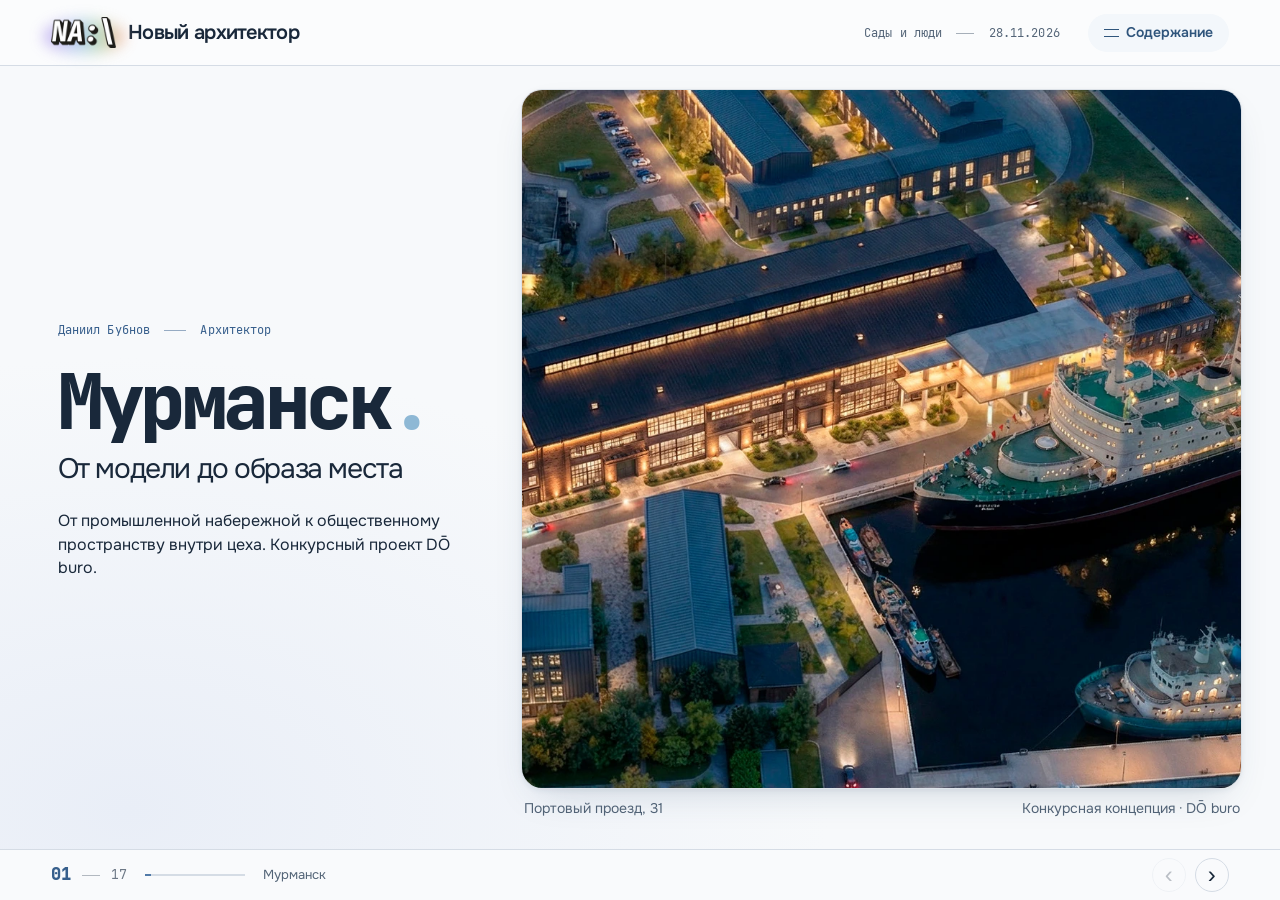
<file: index.html>
<!doctype html>
<html lang="ru"><head>
<meta charset="utf-8"><meta name="viewport" content="width=device-width,initial-scale=1"><meta name="theme-color" content="#fafbfc">
<title>Мурманск. От модели до образа места | Новый архитектор</title>
<meta name="description" content="Даниил Бубнов разбирает конкурсные концепции DŌ buro для Мурманска и показывает, как читать рельеф в QGIS. Практикум «Нового архитектора».">
<link rel="icon" href="brand/na.png"><link rel="stylesheet" href="style.css?v=5"><script defer src="interiors/manifest.js?v=5"></script><script defer src="workshop.js?v=5"></script><html><head><link rel="stylesheet" href="model/viewer.css?v=5"></head></html><html><head><link rel="stylesheet" href="practice.css?v=5"></head></html><html><head><script defer src="practice.js?v=5"></script></head></html><html><head><script defer src="model/mesh.js?v=5"></script></head></html><html><head><script defer src="model/viewer.js?v=5"></script></head></html></head>
<body>
<header class="top"><a class="brand" href="#start" aria-label="Новый архитектор. Начало"><span class="tile"><img src="brand/na.png" alt=""></span><span>Новый архитектор</span></a><span class="event">Сады и люди <i></i> 28.11.2026</span><button class="contents" id="openMenu" aria-haspopup="dialog" aria-label="Открыть содержание"><em></em><em></em> <span>Содержание</span></button></header>
<main id="deck">
<section class="slide cover on" id="start">
<div class="intro"><div class="context">Даниил Бубнов <i></i> Архитектор</div><h1>Мурманск<span class="blue">.</span></h1><p class="subtitle">От модели до образа места</p><p class="bodyText">От промышленной набережной к общественному пространству внутри цеха. Конкурсный проект DŌ buro.</p></div>
<figure class="leadArt"><button class="zoomTarget" data-image="case/evening.webp" data-caption="Портовый проезд. Вечерняя визуализация конкурсной концепции. DŌ buro"><img src="case/evening.webp" alt="Вечерний вид на проект у портового причала в Мурманске"></button><figcaption>Портовый проезд, 31 <span>Конкурсная концепция · DŌ buro</span></figcaption></figure>
</section>
<section class="slide" id="site"><div class="split"><div class="copy"><div class="context">Портовый проезд <i></i> Мурманск</div><h2>Город со стороны воды</h2><p class="lead">Мурманск даёт России выход в Арктику через глубоководный незамерзающий порт. На этом берегу рядом живут портовая работа и городская память.</p></div><figure class="sitephoto"><button class="zoomTarget" data-image="case/satellite.webp" data-caption="Исходный вид сверху. Портовый проезд"><img src="case/satellite.webp" alt="Портовый проезд, цех и прилегающий берег сверху"></button><figcaption>Исходный снимок <span>Найдите цех и линию причала</span></figcaption></figure></div></section>
<section id="reading" class="slide">
<div class="split"><div class="copy"><div class="context">Анализ территории <i></i> Конкурсный проект</div>
<h2>Берег, цех, город</h2><p class="lead" id="readingLead">На схеме природный участок выделен внутри промышленной набережной. Проследите переход от городской застройки к воде.</p></div>
<figure class="studio atlas"><div class="windowTop"><b>Портовый проезд</b><span>Конкурсные схемы</span></div>
<div class="atlasView"><button class="zoomTarget" id="atlasZoom" data-image="case/site-diagram.webp" data-caption="Градиент от природы к индустриальному берегу · DŌ buro">
<img src="case/site-diagram.webp" id="atlasImage" alt="Концептуальная схема участка между городской застройкой и берегом"></button></div><div class="tabRail" id="atlasTabs"><button type="button" data-key="scheme" aria-pressed="true">Идея генплана</button><button type="button" data-key="axon" aria-pressed="false">Цех на участке</button></div></figure></div></section><section class="slide" id="frame"><div class="split"><div class="copy"><div class="context">Конкурсная работа <i></i> Процесс</div><h2>Два исходника,<br> один вид</h2><p class="lead">Модель задаёт ракурс и геометрию цеха. Снимок сверху помогает восстановить берег, пути и соседние здания.</p></div><div class="studio"><div class="windowTop"><span class="dots">● ● ●</span><b id="frameName">Revit</b><span>Конкурсный ракурс</span></div><div class="studioCanvas"><button class="zoomTarget" id="frameZoom" data-image="case/model.webp" data-caption="Модель территории"><img id="framePic" src="case/model.webp" alt="Модель территории"></button></div><div class="tabRail" id="frames"><button aria-pressed="true">Модель</button><button aria-pressed="false">Снимок</button><button aria-pressed="false">Визуализация</button></div></div></div></section>
<section class="slide" id="format"><div class="split">
    <div class="copy"><div class="context">Работа с изображением <i></i> Формат</div><h2>Где кончается кадр?</h2><p class="lead">Переключите рамку на квадрат. Какие ориентиры у причала останутся за краем?</p></div>
    <figure class="cropCard"><div class="windowTop"><b>Границы изображения</b><span id="cropLabel">Исходная панорама</span></div>
    <div class="cropStage"><img src="case/evening.webp" alt="Панорамный вид территории завода и причала"><span class="cropMask"></span></div>
    <div class="tabRail" id="formats"><button aria-pressed="true" data-format="wide">Панорама</button><button aria-pressed="false" data-format="square">Квадрат 1:1</button></div></figure></div></section><section class="slide" id="compare"><div class="split"><div class="copy"><div class="context">Практика <i></i> Сравнение</div><h2>Что изменилось<br> у причала?</h2><p class="lead">Перед вами две версии одного ракурса. Сдвиньте границу и сравните левый торец цеха, правый фасад и суда.</p><details><summary>Посмотреть подсказку</summary><p>Ищите белый купол у левого торца и судно у причала справа.</p></details></div>
<figure class="compareFig"><div class="ba" style="--cut:50%"><img src="case/concept-b.webp" alt="Вариант Б"><img class="mask" src="case/concept-a.webp" alt="Вариант А"><div class="divider"><b>‹ ›</b></div><span class="tag left">А</span><span class="tag right">Б</span><input id="cut" type="range" min="0" max="100" value="50" aria-label="Сдвинуть границу между вариантами"></div><figcaption>Сравнение в одном ракурсе <button class="textbtn" id="largeCompare">Увеличить пару</button></figcaption></figure></div></section>
<section class="slide terrainSlide" id="relief"><div class="terrainHead"><div><div class="context">Новый разбор <i></i> QGIS</div><h2>От озера к склону</h2></div><p>Семёновское озеро, Мурманск. Выберите точки А и Б, измерьте перепад и посмотрите поверхность в объёме.</p></div><iframe title="QGIS. Семёновское озеро в Мурманске" src="terrain.html?v=4"></iframe><div class="terrainLinks"><a target="_blank" rel="noopener" href="terrain.html">Открыть на весь экран</a> · <a href="terrain/murmansk-lake.zip" download>Скачать проект QGIS</a></div></section>
<section class="slide" id="install"><div class="split">
    <div class="copy"><div class="context">Практика <i></i> Подготовка</div><h2>QGIS на вашем компьютере</h2><p class="lead">Откройте учебный проект у озера. Если QGIS ещё не установлен, попросите Codex подготовить его для вашей системы.</p></div>
    <article class="promptCard"><div class="cardTitle">Запрос для Codex</div>
    <p id="installPrompt">Проверь, установлен ли QGIS. Если нет, подбери стабильную версию для моей системы на qgis.org. Покажи источник, дождись подтверждения и проверь запуск после установки.</p>
    <div class="panelActions"><button class="pill copyText" data-copy="installPrompt">Скопировать запрос</button><a href="https://qgis.org/download/" target="_blank" rel="noopener">Сайт QGIS</a></div></article></div></section><section class="slide" id="connect"><div class="split">
    <div class="copy"><div class="context">Практика <i></i> MCP</div><h2>Как помощник читает карту</h2><p class="lead">Через MCP помощник может вызвать инструмент в подключённой программе. Попробуйте запросить разницу высот двух точек.</p></div>
    <div class="flowCard"><ol class="flowList"><li><b>Вы</b><span>Выбираете точки А и Б.</span></li>
    <li><b>Помощник</b><span>Вызывает инструмент чтения растра.</span></li>
    <li><b>QGIS</b><span>Возвращает две отметки в метрах.</span></li></ol>
    <details><summary>Запрос для проверки подключения</summary><p id="mcpPrompt">Проверь подключение к QGIS. Считай высоты в точках А и Б, покажи значения, единицы и разницу. Если чтение растра недоступно, объясни, как проверить высоты вручную.</p><button class="pill copyText" data-copy="mcpPrompt">Скопировать запрос</button></details></div></div></section><section class="slide" id="transfer"><div class="split">
    <div class="copy"><div class="context">Практика <i></i> Перенос в проект</div><h2>Из карты в модель</h2><p class="lead">Выберите свою программу. Для проверки масштаба и положения сохраняйте исходные отметки и единицы.</p></div>
    <article class="flowCard"><div class="tabRail" id="programTabs"><button data-panel="revitData" aria-pressed="true">Revit</button><button data-panel="cadData" aria-pressed="false">AutoCAD</button></div>
    <div id="revitData" class="programPanel"><div class="cardTitle">Поверхность из точек</div><p>Импортируйте XYZ в метрах. Сверьте высоты А и Б и положение местного нуля.</p><a href="terrain/lake-xyz.csv" download>Скачать точки XYZ</a></div>
    <div id="cadData" class="programPanel" hidden><div class="cardTitle">Дорожка по эскизу</div><p id="cadPrompt">Проверь единицы чертежа и масштаб эскиза по известному размеру. Покажи ось дорожки и контур шириной 3 м для упражнения.</p><button class="pill copyText" data-copy="cadPrompt">Скопировать запрос</button></div></article></div></section><section id="model" class="slide"><div class="storyHead"><div class="context">Модель проекта <i></i> Переход к интерьеру</div><h2>Как устроен цех</h2><p>Поверните модель и снимите кровлю. Найдите внешний контур цеха и посмотрите, что находится внутри.</p></div><div class="mur-model" data-mur-model=""></div></section><section class="slide" id="north"><div class="storyHead"><div class="context">Цех <i></i> Концепция 1</div><h2>«Север как Другой»</h2><p>Рассмотрите остеклённый объём в старом каркасе и проследите по схемам, как разделены уровни цеха.</p></div><div class="gallery" data-group="Север как Другой"></div></section>
<section class="slide" id="village"><div class="storyHead"><div class="context">Цех <i></i> Концепция 2</div><h2>«Глобальная деревня»</h2><p>Сверьте три конкурсных ракурса с продольным разрезом. Выберите любой материал, чтобы рассмотреть его крупнее.</p></div><div class="gallery" data-group="Глобальная деревня"></div></section>
<section id="anchor" class="slide"><div class="storyHead"><div class="context">Лекция № 2 <i></i> Привязка к кадру</div><h2>Слова, которые можно показать</h2><p>Наведите на метку или выберите фразу. Найдите деталь, по которой будете проверять результат.</p></div>
<div class="anchorBoard"><div class="anchorPhotoColumn"><div class="anchorPhoto" id="anchorPhoto">
<img src="interiors/north-hall.webp" id="anchorPicture" width="1920" height="1373" alt="Визуализация цеха с отмеченными ориентирами">
<div id="anchorPins"></div></div></div><div class="anchorTools"><div class="tabRail" id="anchorTabs"><button type="button" data-key="hall" aria-pressed="true">Интерьер</button><button type="button" data-key="quay" aria-pressed="false">Территория</button></div>
<div id="anchorPhrases" class="anchorPhrases"></div>
<div class="anchorReadout" aria-live="polite"><strong id="anchorName"></strong><p id="anchorMeaning"></p></div>
<small class="workSource" id="anchorSource"></small></div></div></section><section id="prompt" class="slide"><div class="storyHead"><div class="context">Лекция № 2 <i></i> Промпты</div><h2>Что изменить и что сохранить</h2><p>Соберите запрос из двух частей. Зелёным отмечено задание для модели, красным выделены ограничения.</p></div>
<div class="promptWorkbench"><div class="tabRail" id="promptTabs"><button type="button" data-key="hall" aria-pressed="true">Цех</button><button type="button" data-key="detail" aria-pressed="false">Отделка</button><button type="button" data-key="quay" aria-pressed="false">Причал</button></div>
<div class="promptColumns"><article class="promptPart positive"><h3><span aria-hidden="true">+</span> Положительный промпт</h3><p id="positiveText"></p></article>
<article class="promptPart negative"><h3><span aria-hidden="true">−</span> Негативный промпт</h3><p id="negativeText"></p></article></div>
<div class="promptBottom"><small id="promptSource" class="workSource"></small><button class="pill" id="copyPrompt">Скопировать обе части</button></div></div></section><section id="markup" class="slide"><div class="storyHead"><div class="context">Лекция № 2 <i></i> Разметка</div><h2>Когда слов недостаточно</h2><p>На исходной фотографии красным задан контур барной стойки, зелёным отмечены места стульев. Проверьте их положение на результате.</p></div>
<div class="pair lessonPair"><figure><button class="zoomTarget" data-image="interiors/markup-drawing.webp" data-caption="Цветовая разметка мебели · Лекция № 2, с. 6"><img src="interiors/markup-drawing.webp" alt="Исходная фотография с контурами стойки, стульев, полки и зоны отдыха"></button><span>Разметка</span></figure>
<figure><button class="zoomTarget" data-image="interiors/markup-result.webp" data-caption="Интерьер после расстановки мебели · Лекция № 2, с. 6"><img src="interiors/markup-result.webp" alt="Готовый интерьер со стойкой и стульями на размеченных местах"></button><span>Результат</span></figure></div>
<p class="lessonCaption">Из задания на с. 6: «мебель должна соответствовать габаритам блоков».</p></section><section class="slide" id="finish"><div class="split"><div class="copy"><div class="context">Материалы воркшопа</div><h2>Попробуйте<br> на своём участке</h2><p class="lead">Возьмите один знакомый ракурс. Задайте одну правку и назовите две детали, которые должны остаться на месте.</p></div><div class="resourceList"><a href="case/murmansk-kit.zip" download><strong>Модель и снимок Мурманска</strong><span>Исходники и упражнение</span></a><a href="terrain/murmansk-lake.zip" download><strong>Семёновское озеро</strong><span>Проект QGIS и данные рельефа</span></a><a href="terrain/guide.html" target="_blank" rel="noopener"><strong>Как повторить разбор высот</strong><span>Инструкция</span></a><a href="https://qgis.org/download/" target="_blank" rel="noopener"><strong>Скачать QGIS</strong><span>Официальный сайт</span></a><a href="https://novusarchitectus.ru/" target="_blank" rel="noopener"><strong>Новый архитектор</strong><span>Уроки Даниила Бубнова</span></a></div></div></section>
</main><footer><span class="position"><b id="current">01</b><i></i><span id="total">17</span></span><div class="progress"><span id="progress"></span></div><span id="currentName"></span><div class="nav"><button id="prev" aria-label="Предыдущий экран">‹</button><button id="next" aria-label="Следующий экран">›</button></div></footer>
<dialog id="toc"><div class="dialogHead"><h2>Содержание</h2><button class="close" aria-label="Закрыть">×</button></div><nav id="chapters" aria-label="Экраны воркшопа"></nav></dialog>
<dialog id="galleryDetail" aria-label="Материал концепции">
  <div class="detailHead"><div><p id="detailContext"></p><h2 id="detailTitle"></h2></div>
  <button class="close" aria-label="Закрыть материал">×</button></div>
  <div class="pair" id="detailPair"></div>
  <div class="detailFoot"><div><p id="detailNote"></p><small id="detailSource" class="workSource"></small></div>
  <div class="detailNav"><button aria-label="Предыдущий материал" id="detailPrev">‹</button><button aria-label="Следующий материал" id="detailNext">›</button></div></div></dialog><dialog id="viewer" aria-label="Увеличенное изображение"><button class="close" aria-label="Закрыть увеличенный вид">×</button><button class="photoNav" id="imgPrev" aria-label="Предыдущее изображение">‹</button><figure><img id="fullImg" alt=""><figcaption id="fullCaption"></figcaption></figure><button class="photoNav" id="imgNext" aria-label="Следующее изображение">›</button></dialog>
<div class="sr" id="announce" aria-live="polite"></div>
</body></html>
</file>
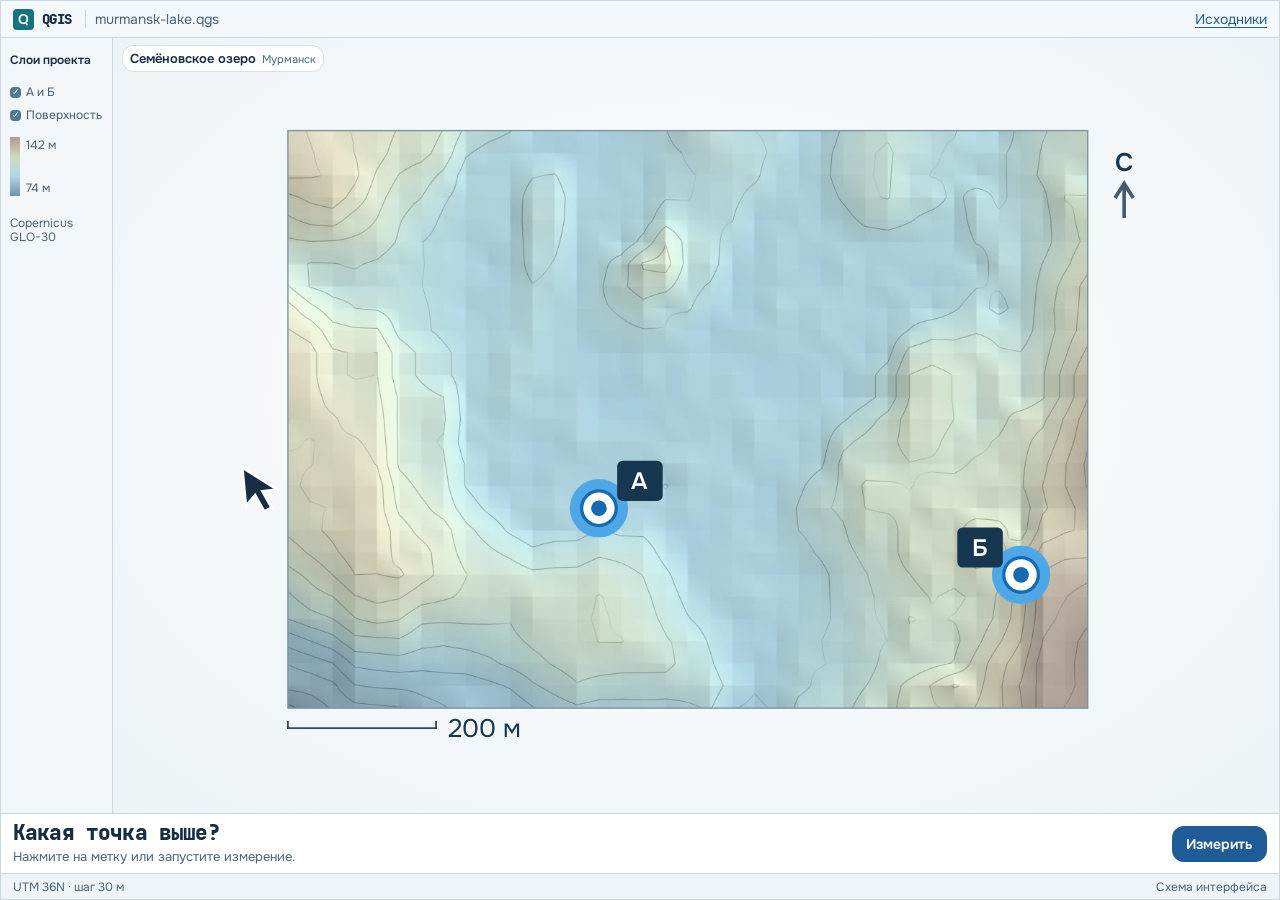
<file: terrain.html>
<!doctype html>
<html lang="ru"><head><meta charset="utf-8"><meta name="viewport" content="width=device-width,initial-scale=1"><title>Мурманск · От карты к рельефу</title>
<link rel="stylesheet" href="terrain/terrain.css?v=4"><script defer src="terrain/grid.js"></script><script defer src="terrain/terrain.js?v=4"></script></head>
<body><main>
<header><div class="app"><i id="logo" aria-hidden="true">Q</i><strong id="program">QGIS</strong><span class="filename" id="filename">murmansk-lake.qgs</span></div><a href="terrain/guide.html" target="_blank" rel="noopener">Исходники</a></header>
<section class="workspace" aria-label="Интерактивная схема работы с высотами">
<aside><p class="panel-caption" id="panel">Слои проекта</p><div class="layer"><i></i>А и Б</div><div class="layer"><i></i>Поверхность</div><div class="legend"><div></div><span>142 м</span><span>74 м</span></div><p class="footnote">Copernicus<br>GLO-30</p></aside>
<div class="drawing"><div class="location">Семёновское озеро<span>Мурманск</span></div><svg id="canvas" viewBox="0 0 640 356" role="group" aria-label="Карта высот и объёмная модель"></svg></div>
</section>
<section class="readout" aria-live="polite"><div class="text"><p id="title">Какая точка выше?</p><span id="tip">Сравните две точки на карте поверхности.</span></div><button type="button" id="action">Измерить</button></section>
<footer><span id="crs">UTM 36N · шаг 30 м</span><span id="type">Схема интерфейса</span></footer>
</main></body></html>
</file>
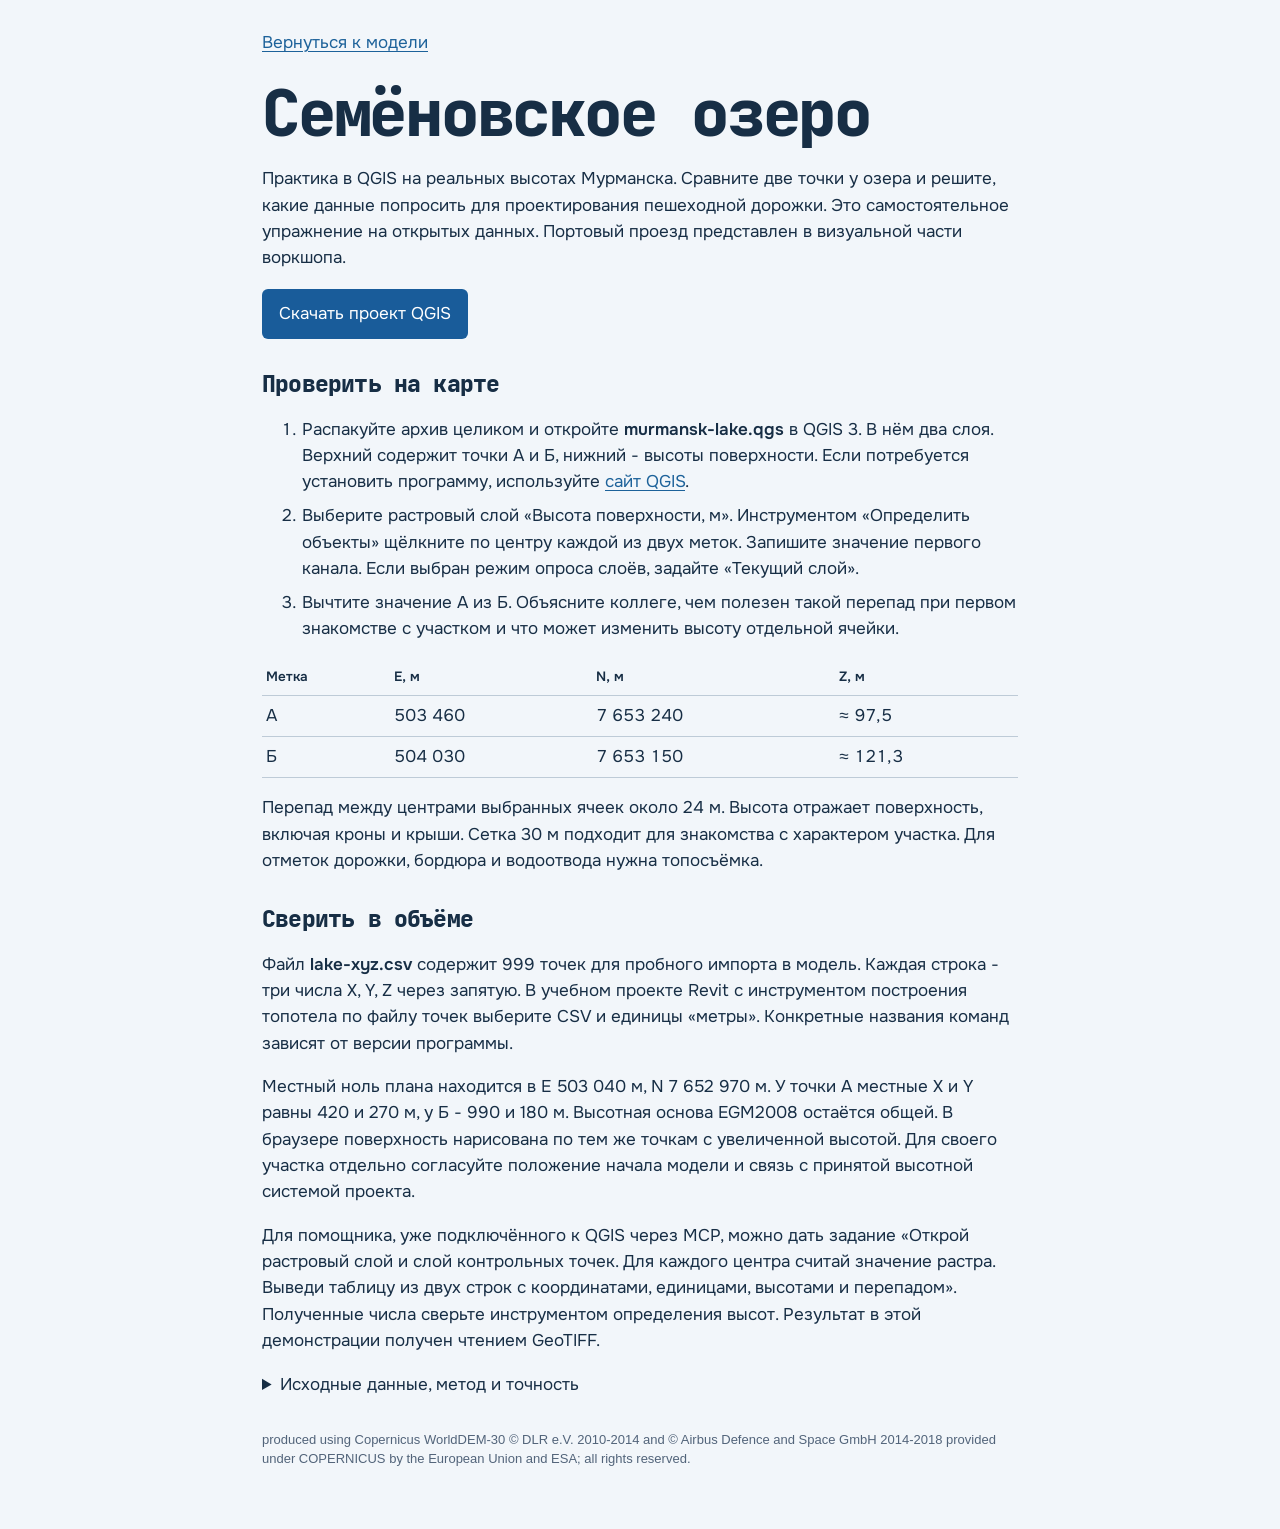
<file: terrain/guide.html>
<!doctype html><html lang="ru"><head><meta charset="utf-8"><meta name="viewport" content="width=device-width,initial-scale=1"><title>Семёновское озеро · Практика в QGIS</title><style>@import url("../fonts/brand.css");*{box-sizing:border-box}body{margin:0;color:#172e45;background:#f2f6fa;font:17px/1.55 Onest,"Segoe UI",sans-serif}main{max-width:800px;margin:auto;padding:30px 22px 60px}h1,h2{font-family:"JetBrains Mono",monospace;line-height:1.13;letter-spacing:-.035em}h1{font-size:clamp(2.2rem,6vw,4rem);margin:1.3rem 0 .5rem}h2{font-size:1.45rem;margin-top:2rem}a{color:#1d629a;text-underline-offset:3px}li{margin:.45em 0}table{width:100%;border-collapse:collapse;font-variant-numeric:tabular-nums}th,td{text-align:left;border-bottom:1px solid #becbd7;padding:7px 4px}th{font-size:.84rem}.download{display:inline-block;padding:12px 17px;background:#195c9a;color:white;border-radius:6px;text-decoration:none}summary{cursor:pointer}footer{font:13px/1.5 "Segoe UI",sans-serif;color:#52647a;margin-top:2rem}</style></head><body><main>
<a href="../terrain.html">Вернуться к модели</a><h1>Семёновское озеро</h1><p>Практика в QGIS на реальных высотах Мурманска. Сравните две точки у озера и решите, какие данные попросить для проектирования пешеходной дорожки. Это самостоятельное упражнение на открытых данных. Портовый проезд представлен в визуальной части воркшопа.</p>
<a class="download" href="murmansk-lake.zip" download>Скачать проект QGIS</a>
<h2>Проверить на карте</h2><ol><li>Распакуйте архив целиком и откройте <b>murmansk-lake.qgs</b> в QGIS 3. В нём два слоя. Верхний содержит точки А и Б, нижний - высоты поверхности. Если потребуется установить программу, используйте <a href="https://qgis.org/download/">сайт QGIS</a>.</li>
<li>Выберите растровый слой «Высота поверхности, м». Инструментом «Определить объекты» щёлкните по центру каждой из двух меток. Запишите значение первого канала. Если выбран режим опроса слоёв, задайте «Текущий слой».</li>
<li>Вычтите значение А из Б. Объясните коллеге, чем полезен такой перепад при первом знакомстве с участком и что может изменить высоту отдельной ячейки.</li></ol>
<table><thead><tr><th>Метка</th><th>E, м</th><th>N, м</th><th>Z, м</th></tr></thead><tbody><tr><td>А</td><td>503 460</td><td>7 653 240</td><td>≈ 97,5</td></tr><tr><td>Б</td><td>504 030</td><td>7 653 150</td><td>≈ 121,3</td></tr></tbody></table>
<p>Перепад между центрами выбранных ячеек около 24 м. Высота отражает поверхность, включая кроны и крыши. Сетка 30 м подходит для знакомства с характером участка. Для отметок дорожки, бордюра и водоотвода нужна топосъёмка.</p>
<h2>Сверить в объёме</h2><p>Файл <b>lake-xyz.csv</b> содержит 999 точек для пробного импорта в модель. Каждая строка - три числа X, Y, Z через запятую. В учебном проекте Revit с инструментом построения топотела по файлу точек выберите CSV и единицы «метры». Конкретные названия команд зависят от версии программы.</p>
<p>Местный ноль плана находится в E 503 040 м, N 7 652 970 м. У точки А местные X и Y равны 420 и 270 м, у Б - 990 и 180 м. Высотная основа EGM2008 остаётся общей. В браузере поверхность нарисована по тем же точкам с увеличенной высотой. Для своего участка отдельно согласуйте положение начала модели и связь с принятой высотной системой проекта.</p>
<p>Для помощника, уже подключённого к QGIS через MCP, можно дать задание «Открой растровый слой и слой контрольных точек. Для каждого центра считай значение растра. Выведи таблицу из двух строк с координатами, единицами, высотами и перепадом». Полученные числа сверьте инструментом определения высот. Результат в этой демонстрации получен чтением GeoTIFF.</p>
<details><summary>Исходные данные, метод и точность</summary>
<p><a href="https://doi.org/10.5270/ESA-c5d3d65">Copernicus DEM GLO-30</a> представляет собой цифровую модель поверхности. Основная съёмка TanDEM-X выполнена в 2011-2015 гг. Дата подготовки упражнения 22.11.2026. <a href="https://dataspace.copernicus.eu/explore-data/data-collections/copernicus-contributing-missions/collections-description/COP-DEM">Описание продукта и лицензии</a>.</p>
<p>Из <a href="https://copernicus-dem-30m.s3.amazonaws.com/Copernicus_DSM_COG_10_N68_00_E033_00_DEM/Copernicus_DSM_COG_10_N68_00_E033_00_DEM.tif">исходного тайла</a> выделен фрагмент 1 110 × 810 м. Исходная сетка в WGS 84 имеет шаг 2 угловые секунды по долготе и 1 по широте. Фрагмент перепроецирован методом ближайшего соседа в UTM 36N (EPSG:32636) с шагом 30 м. Отображение до десятых метра служит для сверки двух представлений. Авторские опорные точки выбраны в центрах ячеек, это не геодезические реперы.</p>
<p>Положение озера проверено по <a href="https://rio.ksc.ru/data/documents/37_fns_20.pdf">публикации Кольского научного центра, таблица 1</a>. Назначение территории описано в <a href="https://www.citymurmansk.ru/news/?newsid=9988&amp;page=1864">материале администрации города</a>.</p>
<p><a href="metadata.json">Метаданные и параметры преобразования</a> · <a href="lake-dsm.tif" download>GeoTIFF</a> · <a href="checkpoints.geojson" download>Контрольные точки</a> · <a href="lake-xyz.csv" download>XYZ для модели</a>.</p></details>
<footer>produced using Copernicus WorldDEM-30 © DLR e.V. 2010-2014 and © Airbus Defence and Space GmbH 2014-2018 provided under COPERNICUS by the European Union and ESA; all rights reserved.</footer>
</main></body></html>
</file>
<file: style.css>
@import url("fonts/brand.css");
:root{--sans:Onest,"Segoe UI",Arial,sans-serif;--mono:"JetBrains Mono",Consolas,monospace;--display:var(--mono);--bg:#f9fafc;--ink:#192a3e;--accent:#355e99;--muted:#586777;--rule:#d5dce5;--header:66px;--footer:51px;font:16px/1.5 var(--sans);color:var(--ink);background:var(--bg)}
*{box-sizing:border-box}html,body{margin:0;height:100%;overflow:hidden}body{display:grid;grid-template-rows:var(--header) minmax(0,1fr) var(--footer)}button,input{font:inherit}button{background:none;border:0;color:inherit;cursor:pointer}a{color:var(--accent);text-underline-offset:.24em}button:focus-visible,a:focus-visible,input:focus-visible,summary:focus-visible{outline:3px solid #6f9adc;outline-offset:3px}button:disabled{opacity:.28;cursor:default}h1,h2,p,figure{margin:0}h1,h2{font-family:var(--display);font-weight:500;letter-spacing:-.069em;line-height:1.01}h1{font-size:clamp(62px,7.4vw,138px)}h2{font-size:clamp(40px,4.3vw,83px)}[hidden]{display:none!important}.sr{position:absolute;width:1px;height:1px;clip-path:inset(50%);overflow:hidden}
.top,footer{z-index:3;display:flex;align-items:center;padding:0 4vw}.top{gap:28px;border-bottom:1px solid var(--rule);background:#fbfcfdf5}.brand{color:var(--ink);text-decoration:none;display:flex;align-items:center;gap:12px;font-weight:650;letter-spacing:-.035em;font-size:20px}.tile{position:relative;width:65px;height:39px;isolation:isolate}.tile img{width:100%;height:100%;object-fit:contain}.tile:before{content:"";position:absolute;z-index:-1;inset:5px -9px -3px;border-radius:55%;background:radial-gradient(34% 95% at 13% 50%,#b9a6ee,transparent),radial-gradient(35% 80% at 40% 50%,#8fb7e8,transparent),radial-gradient(30% 80% at 65% 50%,#9ed39a,transparent),radial-gradient(36% 90% at 90% 55%,#f2a98a,transparent);filter:blur(7px);opacity:.78;animation:glow 7s ease-in-out infinite alternate}@keyframes glow{to{transform:translate(4px,2px) scale(1.12);opacity:.98}}.event,.context,.position,.windowTop>span:last-child,.tag{font-family:var(--mono);font-size:13px}.event{margin-left:auto;color:var(--muted)}i{display:inline-block;width:18px;height:1px;background:currentColor;vertical-align:middle;margin:0 7px;opacity:.5}.contents{height:38px;display:grid;grid-template-columns:18px auto;grid-template-rows:1fr 1fr;gap:4px 10px;align-content:center;padding:0 1px 0 16px;border-left:1px solid var(--rule)}.contents em{align-self:end;height:1px;background:var(--ink);grid-column:1}.contents em+em{align-self:start}.contents span{grid-row:1/3;grid-column:2;align-self:center;font-size:14px}
#deck{position:relative;min-height:0}.slide{position:absolute;inset:0;display:none;overflow:auto;overscroll-behavior:contain;padding:clamp(18px,3.3vh,42px) 4.5vw;background:var(--bg)}.slide.on{display:flex;flex-direction:column;justify-content:safe center;animation:appear .48s cubic-bezier(.22,.65,.3,1)}@keyframes appear{from{opacity:.3;transform:translateY(9px)}to{opacity:1;transform:none}}.context{color:var(--accent);margin-bottom:10px;letter-spacing:.02em}.context i{width:22px}.slide.cover{padding:0 0 0 4.5vw;background:radial-gradient(ellipse at 10% 95%,#e9eef7 0,transparent 43%),var(--bg)}.cover.on{display:grid;grid-template-columns:minmax(270px,.82fr) minmax(0,1.43fr);align-items:stretch;gap:3.9vw}.intro{align-self:center;padding:20px 0 35px}.intro .context{margin-bottom:22px}.subtitle{margin:10px 0 23px;font-size:clamp(22px,2.2vw,40px);line-height:1.16;letter-spacing:-.05em}.bodyText,.copy>p,.storyHead p,.terrainHead>p{font-size:clamp(16px,1.18vw,22px);line-height:1.48}.smallnote,.copy .source{margin-top:14px;color:var(--muted);font-size:clamp(14px,1vw,18px);line-height:1.45}.blue{color:#8eb8d5}.leadArt{min-width:0;display:grid;grid-template-rows:minmax(0,1fr) auto}.zoomTarget{position:relative;display:block;padding:0;width:100%;height:100%;overflow:hidden;cursor:zoom-in}.zoomTarget img{width:100%;height:100%;display:block;object-fit:contain}.leadArt .zoomTarget img{object-fit:cover;object-position:57% center}.zoomTarget:after{content:"⤢";position:absolute;bottom:9px;right:9px;width:27px;height:27px;display:grid;place-items:center;color:#172d41;background:#f7fafce3;border-radius:50%;font:18px/1 Arial;opacity:0;transition:opacity .2s}.zoomTarget:hover:after,.zoomTarget:focus-visible:after{opacity:1}figcaption{font-size:14px;color:var(--muted);line-height:1.35;display:flex;align-items:center;justify-content:space-between;gap:12px;padding:9px 0}.leadArt figcaption{padding-right:4vw}.storyHead{display:grid;grid-template-columns:1fr 1fr;align-items:end;column-gap:4vw;margin-bottom:16px}.storyHead .context{grid-column:1/-1}.storyHead h2{font-size:clamp(36px,4vw,72px)}.storyHead p{color:var(--muted);max-width:700px;font-size:clamp(15px,1.1vw,21px)}.gallery{min-height:0}.pair{display:grid;grid-template-columns:1fr 1fr;gap:9px}.pair figure{min-width:0;position:relative;background:#e9edf2}.pair .zoomTarget{height:clamp(140px,45vh,650px)}.pair .zoomTarget img{object-fit:contain}.pair figure>span{position:absolute;top:10px;left:10px;padding:3px 10px;background:#fafbfcec;font:12px/1.6 var(--mono);color:var(--ink);pointer-events:none}.pair.solo{display:block}.pair.solo .zoomTarget img{object-fit:contain}.galleryBar{display:flex;align-items:start;justify-content:space-between;gap:24px;padding-top:12px}.galleryLabel{font-weight:600;font-size:16px}.anchorText{margin-top:4px;color:var(--muted);font-size:14px;max-width:760px}.thumbs{display:flex;align-items:center;gap:6px;flex-shrink:0}.thumbs button{width:55px;height:42px;padding:2px;opacity:.63;border:1px solid transparent}.thumbs button[aria-pressed=true]{opacity:1;border-color:var(--accent)}.thumbs img{width:100%;height:100%;object-fit:cover}
.split{display:grid;grid-template-columns:minmax(280px,.8fr) minmax(0,1.35fr);gap:clamp(30px,5vw,102px);align-items:center}.copy{min-width:0}.copy h2{margin-bottom:22px}.copy>p+p{margin-top:14px}.copy .lead{font-size:clamp(19px,1.55vw,29px);line-height:1.33;letter-spacing:-.024em}.copy p:not(.lead){color:#465767}.studio,.notebook{border:1px solid #becbd8;border-radius:9px;overflow:hidden;background:#fff;box-shadow:0 20px 60px -32px #3c557355}.windowTop{display:flex;align-items:center;gap:12px;padding:10px 16px;background:linear-gradient(110deg,#e5eaf2,#f3f6fa);color:#2b4057;border-bottom:1px solid #cbd6df;font-size:14px}.windowTop>span:last-child{margin-left:auto;font-size:12px}.dots{color:#94a4b7;font-size:9px;letter-spacing:2px}.studioCanvas{position:relative;overflow:hidden;height:min(49vh,530px);background:#eef1f4}.studioFoot,.tabRail{display:flex;align-items:center;gap:10px;padding:12px 16px;border-top:1px solid var(--rule);justify-content:space-between;line-height:1.35;font-size:14px}.textbtn{color:var(--accent);text-decoration:underline;text-underline-offset:4px;padding:2px 0;font-size:14px}.tabRail{justify-content:center;gap:23px}.tabRail button{font-size:15px;color:var(--muted);padding:2px}.tabRail button[aria-pressed=true]{color:var(--accent);box-shadow:0 2px var(--accent)}.callout{pointer-events:none;position:absolute;left:55%;top:43%;color:#173d69;background:#f1f6fcf0;font:13px var(--mono);border-left:3px solid #537daf;padding:5px 9px}.pointer{position:absolute;left:54%;top:53%;width:24px;height:31px;filter:drop-shadow(1px 2px 2px #27374766);pointer-events:none;animation:moveMouse 1.15s ease-in-out both}.pointer:before{content:"";position:absolute;inset:0;clip-path:polygon(0 0,100% 58%,57% 62%,73% 96%,50% 100%,36% 66%,6% 89%);background:#244f86}@keyframes moveMouse{from{transform:translate(110px,65px);opacity:.1}to{transform:none;opacity:1}}.photoIn{animation:appear .5s ease}.sitephoto .zoomTarget{height:52vh}.sitephoto .zoomTarget img{object-fit:contain}.ba{position:relative;width:min(100%,61vh);margin:auto;aspect-ratio:1.125;overflow:hidden;background:#e6edf2}.ba img{position:absolute;inset:0;width:100%;height:100%;object-fit:contain}.mask{clip-path:inset(0 calc(100% - var(--cut)) 0 0)}.divider{position:absolute;left:var(--cut);height:100%;border-left:2px solid white}.divider b{position:absolute;top:50%;transform:translate(-50%,-50%);background:white;color:var(--accent);border-radius:20px;padding:2px 10px;white-space:nowrap}.ba input{position:absolute;inset:0;width:100%;height:100%;margin:0;opacity:0;cursor:ew-resize}.tag{position:absolute;top:10px;background:#fbfcfdeb;padding:2px 8px}.tag.left{left:10px}.tag.right{right:10px}.compareFig figcaption{max-width:min(100%,61vh);margin:auto}
details{margin-top:12px;border-top:1px solid var(--rule);padding:11px 0 0}summary{cursor:pointer;color:var(--accent);font-weight:600;font-size:15px;list-style:none}summary::-webkit-details-marker{display:none}summary:before{content:"+";display:inline-block;margin-right:10px;font:18px/1 var(--mono)}details[open]>summary:before{content:"−"}details p{margin:8px 0;font-size:15px;color:var(--muted);line-height:1.47}.notesBody{padding:12px 23px 19px;max-height:59vh;overflow:auto}.notesBody details:first-child{border:0}.notesBody details{padding:12px 0;margin:0}.notesBody summary{font-size:18px}.notesBody p{font-size:16px}.terrainSlide{padding-top:14px;padding-bottom:8px}.terrainHead{display:flex;align-items:end;justify-content:space-between;gap:30px;margin-bottom:12px}.terrainHead h2{font-size:clamp(34px,3.3vw,62px)}.terrainHead p{max-width:530px;font-size:clamp(15px,1.04vw,20px)}.terrainSlide iframe{border:1px solid var(--rule);border-radius:8px;width:100%;height:calc(100% - 121px);min-height:335px;background:white}.terrainLinks{margin-top:7px;color:var(--muted);font-size:14px}.resourceList a{display:flex;align-items:center;justify-content:space-between;gap:16px;padding:18px 3px;border-top:1px solid var(--rule);text-decoration:none;color:var(--ink)}.resourceList a:last-child{border-bottom:1px solid var(--rule)}.resourceList strong{font-size:clamp(18px,1.48vw,26px);font-weight:550;letter-spacing:-.035em}.resourceList span{color:var(--muted);font-size:14px}.resourceList a:hover strong{text-decoration:underline;text-underline-offset:5px;color:var(--accent)}
footer{height:var(--footer);gap:18px;border-top:1px solid var(--rule);background:#f9fafc}.position{display:flex;align-items:center;gap:4px;color:#6d7886}.position b{color:var(--accent);font-size:17px}.progress{height:2px;background:var(--rule);width:100px}.progress span{display:block;height:100%;background:#517aa8;transition:width .4s}.nav{display:flex;gap:9px;margin-left:auto}.nav button,.photoNav,.close{border:1px solid var(--rule);width:34px;height:34px;border-radius:50%;font:24px/1 Arial}.nav button:hover,.close:hover{background:#eaf0f6}#currentName{font-size:13px;color:var(--muted)}dialog{color:var(--ink);border:0;padding:0;background:#fbfcfd}dialog::backdrop{background:#0b1722a8;backdrop-filter:blur(6px)}#toc{width:min(440px,91vw);padding:22px 29px;border-radius:12px}.dialogHead{display:flex;align-items:center;justify-content:space-between;margin-bottom:18px}.dialogHead h2{font-size:32px}#chapters{display:grid}#chapters button{text-align:left;border-top:1px solid var(--rule);padding:9px 0;font-size:16px}#chapters button[aria-current=step]{color:var(--accent);font-weight:700}#viewer{background:#111b24f5;color:white;max-height:98dvh;max-width:98vw;width:max-content;border-radius:8px;box-shadow:0 5px 75px #0008}#viewer::backdrop{background:#061019e8}#viewer[open]{display:grid;grid-template-columns:40px auto 40px;padding:34px 10px 10px;align-items:center}#viewer .close{position:absolute;right:9px;top:5px;color:white;width:27px;height:27px;border:0}#viewer .close:hover{background:#435160}#viewer figure{max-width:85vw;margin:auto}#fullImg{max-width:100%;max-height:82dvh;object-fit:contain;display:block;margin:auto}#viewer figcaption{justify-content:center;text-align:center;color:white;padding:8px 6px;font-size:14px}#viewer .photoNav{color:white;border-color:#6c7880}#viewer button:disabled{visibility:hidden}
@media(min-width:1800px){:root{--header:83px;--footer:65px}}@media(max-width:800px){:root{--header:54px;--footer:47px}.top,footer{padding:0 17px}.event{display:none}.contents{margin-left:auto}.brand{font-size:17px}.tile{width:53px;height:34px}.slide{padding:23px 5vw;justify-content:start!important}.slide.cover{padding:0}.cover.on{display:flex;flex-direction:column;gap:0}.intro{align-self:stretch;padding:25px 5vw 20px}.intro .context{margin-bottom:12px}.subtitle{margin:8px 0 15px}.leadArt{min-height:260px;flex:1}.leadArt figcaption{padding-left:5vw}.cover .leadArt button{min-height:210px}.bodyText,.smallnote{font-size:15px}.split,.storyHead{grid-template-columns:1fr;gap:18px}.storyHead{row-gap:6px;margin-bottom:12px}.pair{gap:4px}.pair .zoomTarget{height:32vh;min-height:130px}.galleryBar{flex-wrap:wrap;gap:10px}.thumbs button{width:54px}.copy h2{margin-bottom:12px}.copy h2 br{display:none}.terrainHead{display:block}.terrainHead p{margin:8px 0}.terrainSlide iframe{min-height:545px}.studioCanvas{height:38vh}.resourceList a{padding:14px 0}.resourceList span{font-size:12px}.notesBody{max-height:none}.progress{width:44px}footer{gap:10px}.position i{width:10px;margin:0 3px}#viewer[open]{grid-template-columns:25px auto 25px;padding:34px 4px 4px}#viewer .photoNav{width:25px;height:29px;border:0}#viewer figure{max-width:80vw}.terrainLinks,.source{font-size:13px}.storyHead h2{font-size:38px}.galleryLabel{font-size:15px}}
@media (max-height:610px) and (min-width:801px){:root{--header:45px;--footer:40px}.slide{padding-top:12px;padding-bottom:12px}.context{margin-bottom:5px}.copy h2{font-size:36px;margin-bottom:12px}.pair .zoomTarget{height:41vh}.intro{padding:8px 0}.cover .context{margin-bottom:6px}.bodyText,.copy>p{font-size:15px}.cover h1{font-size:56px}.subtitle{margin-bottom:12px}.terrainSlide iframe{min-height:285px}}
@media(prefers-reduced-motion:reduce){*,*::before,*::after{animation:none!important;transition:none!important}}

/* Presentation surfaces */
:root {
  --ink: #19283a;
  --muted: #536477;
  --accent: #375f8c;
  --bg: #f7f9fb;
  --paper: #fff;
  --frame: clamp(16px, 1.65vw, 27px);
  --edge: 1px solid rgba(52, 74, 100, .13);
  --lift: 0 2px 5px #213a5810, 0 16px 40px -19px #29496942;
}
h1,h2,.storyHead h2 { font-weight:800; letter-spacing:-.06em; line-height:1.08; }
h1 {font-size:clamp(53px,5.95vw,108px)}
h2,.storyHead h2 {font-size:clamp(33px,3.15vw,63px)}
.context,.event {font-size:clamp(12px,.9vw,15px);letter-spacing:.01em}
.brand {font-weight:600}
.copy .lead {line-height:1.42;max-width:34ch;font-size:clamp(18px,1.5vw,27px)}
.slide.cover {padding:clamp(14px,2.5vh,32px) 3vw clamp(12px,2.4vh,27px) 4.5vw}
.leadArt .zoomTarget,.sitephoto .zoomTarget,.ba,.pair,.studio,.notebook,.promptCard,.flowCard,.cropCard,
.terrainSlide iframe {border:var(--edge);border-radius:var(--frame);box-shadow:var(--lift);overflow:hidden}
.leadArt figcaption {padding-right:2px}
.sitephoto {width:min(100%,calc(55vh * 980 / 944));justify-self:center}
.sitephoto .zoomTarget {height:auto;aspect-ratio:980 / 944}
.sitephoto .zoomTarget img {object-fit:cover}
figcaption {padding:10px 3px}
.pair {gap:1px;background:#dce3ea}
.pair figure {background:#edf1f5}
.pair figure>span,.tag {border-radius:20px;padding:4px 11px;backdrop-filter:blur(7px)}
.pair .zoomTarget img,.studioCanvas img {border-radius:12px;max-height:100%;width:auto;height:auto;max-width:100%;margin:auto}
.pair .zoomTarget,.studioCanvas .zoomTarget {display:grid;align-items:center;justify-items:center}
.thumbs button,.thumbs img {border-radius:9px}
.pair .zoomTarget img {height:100%;object-fit:contain}
.studioFoot button,.pill,.tabRail button,.contents,.terrainLinks a,.copyText,.compareFig figcaption button {
  display:inline-flex;align-items:center;justify-content:center;min-height:36px;padding:7px 15px;
  border-radius:100px;border:1px solid #d7e0ea;background:#f3f7fb;
  color:#2f557c;font:600 14px/1.25 var(--sans);text-decoration:none;
}
.contents {gap:7px;border-color:transparent}.contents em{display:none}.contents:before{content:"";width:15px;height:6px;border-block:1.4px solid}
.tabRail {gap:5px;background:#f8fafc}.tabRail button{background:transparent;border-color:transparent}
.tabRail button[aria-pressed=true]{box-shadow:0 1px 4px #283d5420;background:white;border-color:#d8e1ea;color:#213747}
.pill:hover,.studioFoot button:hover,.contents:hover,.tabRail button:hover,.terrainLinks a:hover,.copyText:hover {background:#e7eff8}
.windowTop {min-height:39px;background:linear-gradient(110deg,#eef1f8,#f5f8fb);border-color:#d9e2eb}
.windowTop>span {font-size:12px}.studioCanvas {background:#f1f3f6}
#viewer,#fullImg {border-radius:16px}#viewer[open] {padding:39px 12px 10px}
.terrainLinks {display:flex;align-items:center;gap:6px;font-size:0}.terrainLinks a {min-height:30px;padding:4px 12px;font-weight:400}
.terrainSlide iframe {box-sizing:border-box;display:block}.terrainHead p{max-width:47ch}
#toc {border-radius:21px;max-height:85dvh;overscroll-behavior:contain} #chapters button{font-size:15px;padding:9px 7px}
.promptCard,.flowCard,.cropCard {background:#fff}
.promptCard,.flowCard {padding:clamp(22px,3.4vw,54px)}
.cardTitle {font:700 clamp(18px,1.65vw,28px)/1.2 var(--mono);letter-spacing:-.05em;color:var(--ink)}
.promptCard dl {margin:26px 0;display:grid;grid-template-columns:max-content 1fr;align-items:baseline;gap:18px 22px}
.promptCard dt {font:400 13px/1.4 var(--mono);color:var(--accent)}
.promptCard dd {margin:0;color:var(--ink);font-size:clamp(16px,1.2vw,21px)}
.promptCard>p,.programPanel p {font-size:clamp(17px,1.4vw,23px);line-height:1.48;margin:20px 0}
.panelActions {display:flex;gap:17px;align-items:center;flex-wrap:wrap}.panelActions a,.programPanel a {font-size:15px}
.cropStage {position:relative;background:#23364b;overflow:hidden}
.cropStage img {width:100%;height:auto;display:block}
.cropMask {position:absolute;inset:0;border-inline:2px solid transparent;transition:inset .45s ease,border-color .3s;box-shadow:0 0 0 100vmax #0a182ac4}
.square .cropMask {inset:0 calc((100% - 100% * 971 / 2200) / 2);border-color:#fff}
.flowList {list-style:none;padding:0;margin:0}.flowList li {position:relative;padding:0 0 20px 28px;display:grid;grid-template-columns:minmax(98px,.7fr) 1.3fr;gap:12px;align-items:baseline}
.flowList li:not(:last-child):before {content:"";position:absolute;left:6px;top:13px;bottom:-6px;width:1px;background:#c2d1e0}
.flowList li:after {content:"";position:absolute;left:0;top:6px;width:11px;height:11px;border-radius:50%;background:#abc9df;border:1px solid #7ca1c0}
.flowList li:nth-child(2):after {background:#c9c0df;border-color:#a59abd}.flowList li:last-child:after {background:#b8d5cc;border-color:#81b1a0}
.flowList b {font:700 clamp(16px,1.3vw,23px) var(--mono);letter-spacing:-.05em}.flowList span{color:var(--muted)}
.flowCard:has(#programTabs) {padding:0}.programPanel{padding:clamp(22px,3vw,46px)}.flowCard #programTabs{border-top:0;border-bottom:var(--edge)}
@media(max-width:800px) {
  .slide.cover{padding:0 5vw 14px}.intro{padding:23px 0 12px}.storyHead h2{font-size:clamp(26px,6.7vw,40px)}
  .leadArt figcaption{padding-left:3px}.cover .leadArt{flex:0;min-height:0}
  .cover .leadArt button{height:auto;min-height:180px;aspect-ratio:1.5}
  .sitephoto{width:min(100%,48vh)}.promptCard dl{grid-template-columns:1fr;gap:4px}
  .promptCard dd+dt{margin-top:8px}.flowList li{grid-template-columns:1fr;gap:2px}
  .terrainSlide iframe{height:min(55vh,520px);min-height:345px}.terrainHead{margin-bottom:8px}
  .pair .zoomTarget{height:clamp(110px,24vw,210px);min-height:0}
  #chapters button{padding:8px 5px}.copy h2{font-size:clamp(30px,7.1vw,43px)}.thumbs{gap:4px}
  .thumbs button{width:46px;height:36px}.brand{gap:6px}.contents{padding:7px 10px}
}
@media(max-width:390px){.brand{font-size:15px}.contents {font-size:13px}.top{gap:5px}.terrainLinks{flex-wrap:wrap}}
@media(prefers-reduced-motion:reduce){.cropMask{transition:none}}
.pair .zoomTarget,.studioCanvas .zoomTarget {display:flex;align-items:center;justify-content:center}
.pair .zoomTarget img,.studioCanvas .zoomTarget img {width:100%;height:100%;object-fit:contain;border-radius:0}
</file>
<file: model/viewer.css>
.mur-model {
  box-sizing:border-box; width:100%; min-width:0; overflow:hidden;
  background:#f6f8fa; color:#23374b;
  border:1px solid #d7e0e7; border-radius:var(--frame,20px);
  box-shadow:var(--lift,0 12px 32px -20px #31455d66);
}
.mur-model-stage {position:relative;height:clamp(215px,43vh,520px);background:radial-gradient(ellipse at 45% 45%,#fff,#edf2f5)}
.mur-model-stage canvas,.mur-model-poster {display:block;position:absolute;inset:0;width:100%;height:100%}
.mur-model-poster {object-fit:contain}
.mur-model-stage canvas {opacity:0;cursor:grab;touch-action:none}
.mur-ready .mur-model-stage canvas {opacity:1}
.mur-ready .mur-model-poster {visibility:hidden}
.mur-model-stage canvas.grabbing {cursor:grabbing}
.mur-model-stage canvas:focus-visible {outline:3px solid #648fb7;outline-offset:-4px}
.mur-model-bar,.mur-model-tools {display:flex;align-items:center;gap:8px}
.mur-model-bar {justify-content:space-between;flex-wrap:wrap;padding:10px 15px;border-top:1px solid #d7e0e7;background:#fff}
.mur-model-hint {color:#536477;font-size:14px}
.mur-model-tools button {background:#f4f7fb;border:1px solid #d7e0e7;padding:7px 12px;border-radius:22px;font:600 14px/1.25 Onest,"Segoe UI",sans-serif;color:#31597b;cursor:pointer}
.mur-model-tools button:hover,.mur-model-tools button[aria-pressed=true] {background:#e3edf4}
.mur-static .mur-model-tools,.mur-static canvas {display:none}
@media(max-width:560px) {.mur-model-bar{padding:10px}.mur-model-hint{width:100%}.mur-model-stage{height:clamp(186px,30vh,280px)}}
</file>
<file: practice.css>
.atlasView {height:clamp(220px,43vh,550px);background:white;padding:12px}
.atlasView img {object-fit:contain}
.workSource,.lessonCaption {color:var(--muted);font-size:13px;line-height:1.4}
.lessonCaption {margin-top:12px}
.gallery {display:grid;grid-template-columns:repeat(3,minmax(0,1fr));gap:12px;flex-shrink:0}
.folioTile {border:var(--edge);border-radius:16px;padding:0;text-align:left;display:grid;grid-template-rows:auto 1fr;overflow:hidden;background:var(--paper);box-shadow:0 4px 15px #253e580b}
.folioTile:hover,.folioTile:focus-visible {border-color:#82a3bd;box-shadow:var(--lift)}
.folioPreview {height:clamp(88px,18vh,220px);background:#e9edf1;display:block}
.folioPreview img {width:100%;height:100%;object-fit:cover;display:block}
.drawingTile {background:white}
.drawingTile img {object-fit:contain}
.folioCaption {padding:8px 13px 10px;display:grid;gap:2px}
.folioCaption small,.detailHead>div>p {font:400 11px/1.5 var(--mono);color:var(--accent)}
.folioCaption strong {font-size:clamp(15px,1.14vw,20px);line-height:1.2}
#galleryDetail {width:min(1080px,95vw);max-height:94dvh;padding:clamp(14px,2.2vw,29px);border-radius:var(--frame);box-shadow:var(--lift)}
.detailHead,.detailFoot,.detailNav,.promptBottom {display:flex;gap:14px;align-items:center;justify-content:space-between}
.detailHead {margin-bottom:15px}.detailHead h2 {font-size:clamp(22px,2.4vw,35px);margin-top:4px}
.detailHead .close,.detailNav button {flex-shrink:0}
.detailFoot {margin-top:14px}.detailFoot p {font-size:15px;line-height:1.4}
.detailNav {gap:7px}.detailNav button {width:36px;height:36px;border-radius:50%;border:var(--edge);background:#fff;font:24px/1 Arial}
#detailPair .zoomTarget {height:clamp(190px,51vh,600px)}
#detailPair .zoomTarget img {border-radius:0}
.anchorBoard,.promptWorkbench {background:var(--paper);border:var(--edge);border-radius:var(--frame);overflow:hidden;box-shadow:var(--lift)}
.anchorBoard {display:grid;grid-template-columns:minmax(0,1.35fr) minmax(295px,.85fr);align-items:stretch}
.anchorPhotoColumn {min-width:0;background:#e9eef2;display:grid;place-items:center;overflow:hidden}
.anchorPhoto {position:relative;width:min(100%,calc(53vh * 1920 / 1373));line-height:0}
.anchorPhoto.quay {width:min(100%,calc(53vh * 1444 / 1284))}
.anchorPhoto img {width:100%;height:auto;display:block}
.anchorTools {padding:clamp(14px,1.4vw,23px);min-width:0;display:flex;flex-direction:column;justify-content:center}
.anchorTools .tabRail,.promptWorkbench .tabRail {justify-content:flex-start;border-top:0}
.anchorTools .tabRail {background:none;padding:0 0 8px;gap:5px}
.anchorTools .tabRail button:not([aria-pressed=true]) {background:#f2f5f8}
.anchorPin {position:absolute;transform:translate(-50%,-50%);height:30px;width:30px;padding:0;border-radius:50%;border:2px solid white;background:#1c3f54ed;color:white;font:700 12px/1 var(--mono);box-shadow:0 1px 6px #091e35a8;z-index:1}
.anchorPin[aria-pressed=true] {color:#17332e;background:#bee6d1;z-index:2;box-shadow:0 0 0 4px #ffffff76,0 1px 6px #1631489c}
.pinHint {position:absolute;pointer-events:none;bottom:calc(100% + 7px);left:50%;transform:translateX(-50%);white-space:nowrap;opacity:0;background:#fff;color:#193740;font:600 12px/1.3 var(--sans);border-radius:9px;padding:4px 7px;box-shadow:0 1px 5px #13263041}
.anchorPin:hover .pinHint,.anchorPin:focus-visible .pinHint {opacity:1}
.anchorPhrases {display:grid;gap:3px}
.anchorPhrase {display:flex;align-items:center;gap:9px;text-align:left;border-radius:10px;padding:7px 8px;font-size:clamp(14px,1.02vw,18px);line-height:1.32}
.phraseNumber {display:grid;place-items:center;flex-shrink:0;width:21px;height:21px;border-radius:50%;background:#edf1f4;font:400 11px/1 var(--mono)}
.anchorPhrase[aria-pressed=true] {background:#eaf5ef;color:#154c36}
.anchorPhrase[aria-pressed=true] .phraseNumber {background:#cee6d8}
.anchorReadout {margin:11px 0 8px;padding-top:10px;border-top:var(--edge);min-height:77px}
.anchorReadout strong {font-size:16px}.anchorReadout p {font-size:14px;line-height:1.38;margin:3px 0}
.promptWorkbench {max-width:1100px;width:100%;margin:4px auto;flex:0 0 auto}
.promptWorkbench .tabRail {padding:12px 18px;border-bottom:var(--edge)}
.promptColumns {display:grid;grid-template-columns:1fr 1fr;gap:12px;padding:clamp(13px,2vw,28px)}
.promptPart {border-radius:14px;padding:clamp(14px,1.8vw,26px);background:#edf7f0;color:#185b3a}
.promptPart.negative {background:#fcf0ee;color:#873a3b}
.promptPart h3 {font:700 clamp(15px,1.22vw,21px)/1.4 var(--mono);margin:0 0 14px;letter-spacing:-.025em}
.promptPart h3 span {font-size:1.15em}
.promptPart p {font-size:clamp(16px,1.32vw,24px);line-height:1.5}
.promptBottom {border-top:var(--edge);padding:12px clamp(13px,2vw,28px);align-items:center}
.promptBottom .pill {flex-shrink:0}
#model .mur-model {min-height:0}
.lessonPair figure {background:#ebeff1}
@media(min-width:1600px){.gallery{gap:18px}.folioCaption{padding:12px 16px}.anchorReadout p{font-size:17px}}
@media(max-width:800px){
  .gallery {grid-template-columns:repeat(2,minmax(0,1fr));gap:8px}
  .folioPreview {height:clamp(86px,25vw,170px)}.folioCaption{padding:7px 9px}
  .folioCaption small {font-size:10px}.folioCaption strong{font-size:14px}
  .anchorBoard {grid-template-columns:1fr;flex-shrink:0}
  .anchorPhoto,.anchorPhoto.quay {width:min(100%,450px)}
  .anchorTools {padding:12px}.anchorReadout {min-height:0}
  .promptColumns {grid-template-columns:1fr;gap:8px}.promptBottom {align-items:flex-start;flex-direction:column}
  .promptPart h3 {margin-bottom:5px}.detailFoot {align-items:flex-start}
  #detailPair {display:flex;flex-direction:column}
  #detailPair .zoomTarget {height:23vh}
  #detailPair.solo .zoomTarget {height:40vh}
  #galleryDetail {padding:14px}.detailHead {gap:8px}
  .atlasView {height:clamp(190px,35vh,320px)}
  .lessonPair {grid-template-columns:1fr;flex:0 0 auto}.lessonPair .zoomTarget {height:clamp(150px,28vh,280px)}
}
@media(max-height:680px) and (min-width:801px){
  .anchorPhoto {width:min(100%,calc(49vh * 1920 / 1373))}
  .anchorTools{padding:9px 12px}.anchorPhrase{padding:4px 6px}.anchorReadout{min-height:0}
  .folioPreview {height:13.5vh}.gallery{gap:7px}
}
@media(min-width:1000px) {
  .gallery:has(.folioTile:nth-child(7)) {grid-template-columns:repeat(4,minmax(0,1fr))}
}
</file>
<file: terrain/terrain.css>
@import url("../fonts/brand.css");
:root{color-scheme:light;font-family:Onest,"Segoe UI",Arial,sans-serif;color:#162d46;--blue:#2379c1;--line:#cbd8e2;--quiet:#4b6479}*{box-sizing:border-box}body{margin:0;background:#edf3f8}main{background:#fcfdfe;height:100svh;min-height:320px;display:grid;grid-template-rows:37px minmax(168px,1fr) auto 26px;border:1px solid var(--line)}header,footer,.app,.readout{display:flex;align-items:center}header,footer{padding:0 12px;justify-content:space-between}header{background:#f5f8fa;border-bottom:1px solid var(--line);font-size:14px}.app{gap:8px}.app i{font-style:normal;font-weight:850;background:#16727b;color:#fff;width:21px;height:21px;border-radius:4px;display:grid;place-items:center}.filename{color:var(--quiet);margin-left:5px;padding-left:9px;border-left:1px solid var(--line)}a{color:#235f91;text-underline-offset:3px}.workspace{display:grid;grid-template-columns:112px minmax(0,1fr);min-height:0}aside{background:#f3f6f9;border-right:1px solid var(--line);padding:14px 9px;overflow:auto;font-size:12px}.panel-caption{font-weight:650;margin:0 0 16px}.layer{display:flex;align-items:center;gap:5px;margin:7px 0;color:#425d72}.layer i{width:11px;height:11px;border-radius:2px;background:#4d7a99;color:white;display:grid;place-items:center}.layer i:before{content:'✓';font:9px Arial}.legend{margin-top:14px;display:grid;grid-template:1fr 1fr / 10px 1fr;column-gap:6px;height:59px;color:#496074}.legend div{grid-row:1 / 3;background:linear-gradient(0deg,#7191ae,#b1d6e8 34%,#cddbbf 65%,#b09a94)}.legend span:last-child{align-self:end}.footnote{color:var(--quiet);line-height:1.2;font-size:12px;margin-top:20px}.drawing{min-width:0;min-height:0;display:grid;position:relative;overflow:hidden;background:radial-gradient(ellipse at 50% 47%,#fff 0%,#eef3f6 95%)}.drawing svg{width:100%;height:100%;display:block}.location{position:absolute;z-index:1;top:7px;left:9px;background:#fffffff0;border:1px solid #c5d5dfb3;padding:4px 7px;border-radius:4px;font-size:13px;font-weight:650}.location span{font-size:11px;font-weight:400;color:#446780;margin-left:6px}.readout{gap:12px;justify-content:space-between;padding:7px 12px;min-height:54px;border-top:1px solid var(--line);background:#fff}.readout p{margin:0;font-size:clamp(15px,2.3vw,21px);font-weight:650;line-height:1.12}.readout span{font-size:13px;line-height:1.2;color:var(--quiet)}button{font:600 14px Onest,"Segoe UI",Arial,sans-serif;border:0;background:#1f5c97;color:white;padding:9px 14px;border-radius:5px;white-space:nowrap;cursor:pointer}button:disabled{opacity:.55;cursor:wait}button:focus-visible,a:focus-visible{outline:3px solid #cc741a;outline-offset:2px}footer{font-size:12px;color:var(--quiet);background:#eff4f8;border-top:1px solid var(--line)}.cursor{transition:transform .7s cubic-bezier(.18,.7,.23,1);pointer-events:none}.floating{animation:up .65s ease both}.hotspot{cursor:pointer}.hotspot:focus-visible{outline:2px solid #0e5da6}.pulsing{animation:pulse 1.4s ease-out infinite;transform-box:fill-box;transform-origin:center}@keyframes up{from{opacity:0;transform:translateY(8px)}to{opacity:1;transform:translateY(0)}}@keyframes pulse{from{opacity:.55;transform:none}to{opacity:.07;transform:none}}@media(max-width:520px){.workspace{grid-template-columns:0 minmax(0,1fr)}aside{visibility:hidden;padding:0}.readout{padding:7px 8px}.filename{font-size:12px}.readout span{font-size:12px}.readout button{font-size:13px;padding:9px}.location{font-size:11px}}@media(prefers-reduced-motion:reduce){*,*::before,*::after{animation:none!important;transition:none!important}}

header strong, .readout p {font-family:"JetBrains Mono", monospace;letter-spacing:-.04em} button,.location{border-radius:12px} .layer i{border-radius:4px}
</file>
